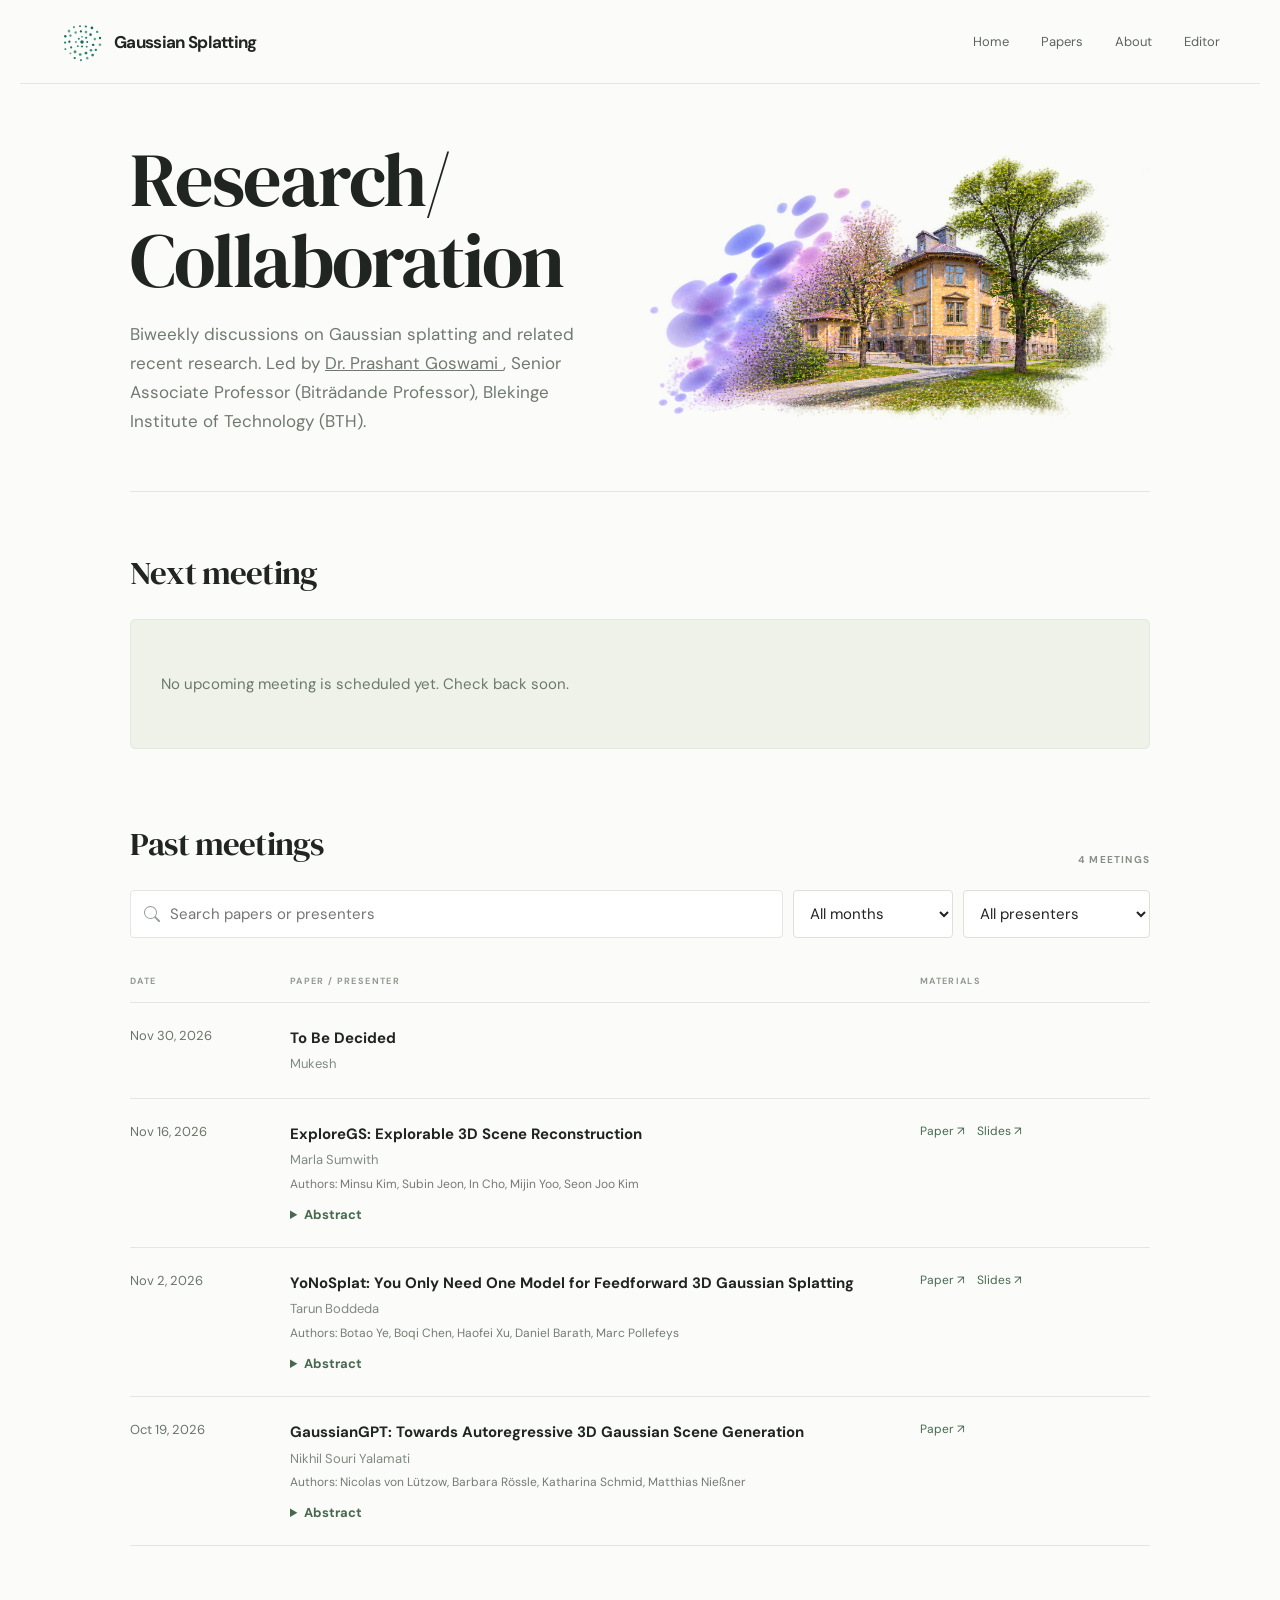
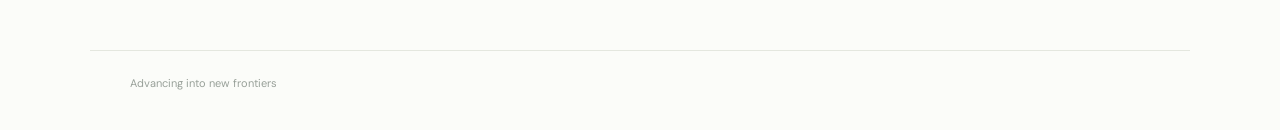
<file: index.html>
<!doctype html><html lang="en"><head><meta charset="utf-8"><meta name="viewport" content="width=device-width, initial-scale=1"><meta name="description" content="A research seminar on Gaussian splatting."><title>Gaussian Splatting Discussion Group</title><link rel="stylesheet" href="style.css"><script src="config.js" defer></script>
<script src="app.js" defer></script></head>

<body>
<header class="top">
  <a class="brand" href="./">
    <img src="assets/logo.svg" alt="Gaussian Splatting logo" class="site-logo">
    Gaussian Splatting
  </a>

  <nav>
    <a href="./">Home</a>
    <a href="./#meetings">Papers</a>
    <a href="about.html">About</a>
    <a href="editor.html">Editor</a>
  </nav>
</header>

<main>
  <section class="intro hero">
    <div class="hero-copy">
      <h1>Research/ Collaboration</h1>
      <p class="lead">
        Biweekly discussions on Gaussian splatting and related recent
        research. Led by
        <a href="https://prashantgos.github.io/index.html">
          Dr. Prashant Goswami
        </a>, Senior Associate Professor (Biträdande Professor),
        Blekinge Institute of Technology (BTH).
      </p>
    </div>

    <img
      class="hero-image"
      src="assets/hero.png"
      alt="Gaussian splatting illustration of a building and trees"
    >
  </section>
  <section class="upcoming"><div class="section-head"><div><h2>Next meeting</h2></div></div><div id="next" class="next" aria-live="polite">Loading meetings…</div></section><section id="meetings" class="archive">
  
  <div class="section-head">
<h2>Past meetings</h2><span id="count" class="count"></span></div><div class="filters"><label class="search"><span> <svg xmlns="http://w3.org" width="16" height="16" fill="currentColor" viewBox="0 0 16 16">
      <path d="M11.742 10.344a6.5 6.5 0 1 0-1.397 1.398h-.001c.03.04.062.078.098.115l3.85 3.85a1 1 0 0 0 1.415-1.414l-3.85-3.85a1.007 1.007 0 0 0-.115-.1zM12 6.5a5.5 5.5 0 1 1-11 0 5.5 5.5 0 0 1 11 0z"/>
    </svg></span><input id="search" type="search" placeholder="Search papers or presenters" aria-label="Search papers or presenters"></label><select id="month" aria-label="Filter by month"><option value="">All months</option></select><select id="presenter" aria-label="Filter by presenter"><option value="">All presenters</option></select></div><div class="tablehead"><span>DATE</span><span>PAPER / PRESENTER</span><span>MATERIALS</span></div><div id="list" aria-live="polite"></div></section></main><footer><span>Advancing into new frontiers</span></footer></body></html>
</file>
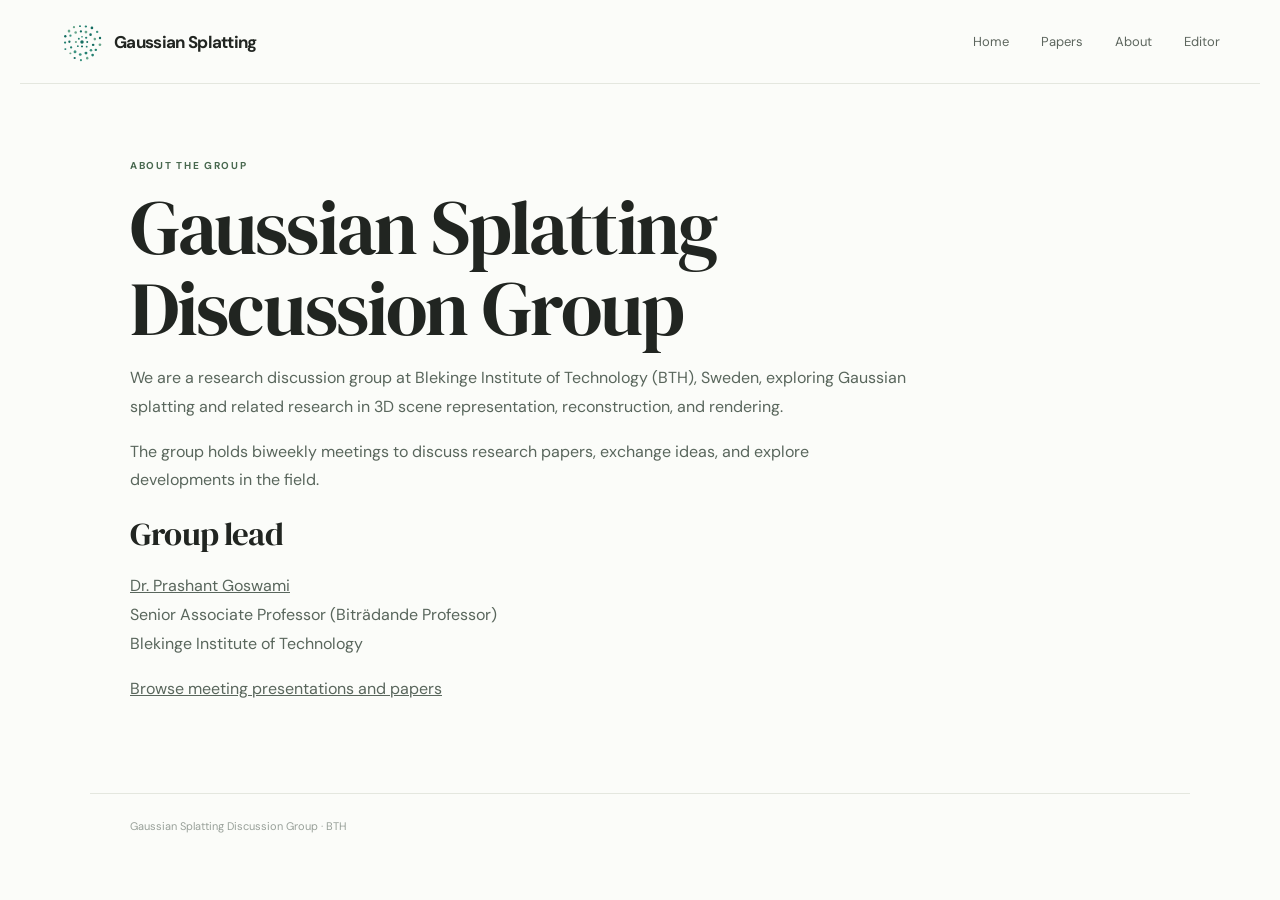
<file: about.html>
<!doctype html>
<html lang="en">
<head>
  <meta charset="utf-8">
  <meta name="viewport" content="width=device-width, initial-scale=1">
  <title>About · Gaussian Splatting Discussion Group</title>
  <link rel="stylesheet" href="style.css">
</head>

<body>
  <header class="top">
    <a class="brand" href="./">
      <img src="assets/logo.svg" alt="Group logo" class="site-logo">
      Gaussian Splatting
    </a>

    <nav>
      <a href="./">Home</a>
      <a href="./#meetings">Papers</a>
      <a href="about.html">About</a>
      <a href="editor.html">Editor</a>
    </nav>
  </header>

  <main>
    <section class="about-page">
      <p class="eyebrow">ABOUT THE GROUP</p>
      <h1>Gaussian Splatting Discussion Group</h1>

      <p>
        We are a research discussion group at Blekinge Institute
        of Technology (BTH), Sweden, exploring Gaussian splatting
        and related research in 3D scene representation,
        reconstruction, and rendering.
      </p>

      <p>
        The group holds biweekly meetings to discuss research papers,
        exchange ideas, and explore developments in the field.
      </p>

      <h2>Group lead</h2>
      <p>
        <a href="https://prashantgos.github.io/index.html">
          Dr. Prashant Goswami
        </a><br>
        Senior Associate Professor (Biträdande Professor)<br>
        Blekinge Institute of Technology
      </p>

      <p>
        <a href="./#meetings">Browse meeting presentations and papers</a>
      </p>
    </section>
  </main>

  <footer>
    <span>Gaussian Splatting Discussion Group · BTH</span>
  </footer>
</body>
</html>
</file>
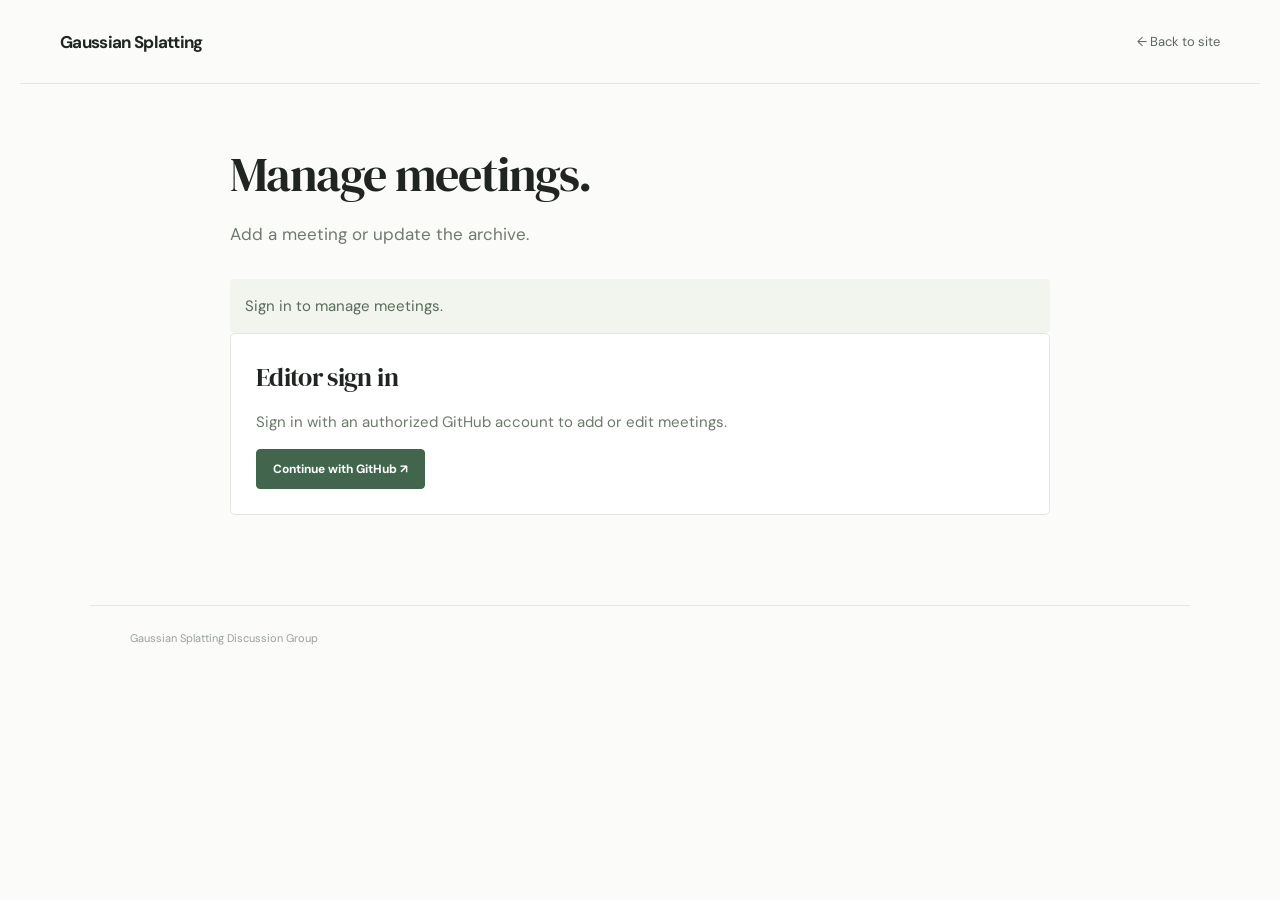
<file: editor.html>
<!doctype html><html lang="en"><head><meta charset="utf-8"><meta name="viewport" content="width=device-width, initial-scale=1"><title>Edit meetings · Gaussian Splatting</title><link rel="stylesheet" href="style.css"><script src="config.js" defer></script><script src="editor.js" defer></script></head><body><header class="top"><a class="brand" href="./">Gaussian Splatting</a><nav><a href="./">← Back to site</a></nav></header><main class="editor-main"><div class="editor-heading"><h1>Manage meetings.</h1><p class="lead">Add a meeting or update the archive.</p></div><div id="notice" class="notice" role="status"></div><section id="login" class="panel"><h2>Editor sign in</h2><p class="message">Sign in with an authorized GitHub account to add or edit meetings.</p><button id="signin" class="primary">Continue with GitHub ↗</button></section><div id="editor" class="hidden"><div class="panel"><div class="section-head"><div><p class="eyebrow">MEETING DETAILS</p><h2 id="form-title">Add a meeting</h2></div><button id="signout" class="link">Sign out</button></div><form id="form"><div class="form-grid"><label class="field full">Paper title <input name="title" required maxlength="200"></label><label class="field">Presenter <input name="presenter" required maxlength="120"></label><label class="field">Time zone <input name="timezone" list="zones" required placeholder="Europe/Stockholm"><datalist id="zones"></datalist><small>Use a time zone such as Europe/Stockholm.</small></label><label class="field">Starts <input name="start" type="datetime-local" required></label><label class="field">Ends <input name="end" type="datetime-local" required></label><label class="field full">Location or meeting link <input name="location" placeholder="Room or video call link"></label><label class="field full">Paper URL <input name="paper" type="url" placeholder="https://..."></label><label class="field full">Slides URL <input name="slides" type="url" placeholder="https://..."></label>


<label class="field full">
  Paper authors (optional)
  <input
    name="authors"
    maxlength="500"
    placeholder="Author 1, Author 2, Author 3"
  >
</label>

<label class="field full">
  Abstract (optional)
  <textarea
    name="abstract"
    rows="5"
    placeholder="Paste the paper abstract here..."
  ></textarea>
</label>




<label class="field full">Recording URL <input name="recording" type="url" placeholder="https://..."><small>File access is controlled where the recording is stored. Links saved here are public.</small></label><label class="field full">Transcript URL <input name="transcript" type="url" placeholder="https://..."></label></div><div class="form-actions"><button class="primary" type="submit">Save meeting</button><button id="calendar" class="button secondary" type="button">Create Google Calendar event ↗</button><button id="cancel" class="button secondary" type="button">Clear form</button><button id="delete" class="button secondary hidden" type="button">Delete meeting</button></div></form></div><section class="panel"><h2>All meetings</h2><div id="editor-list"></div></section></div></main><footer><span>Gaussian Splatting Discussion Group</span></footer></body></html>
</file>
<file: style.css>
@import url('https://fonts.googleapis.com/css2?family=DM+Sans:wght@400;500;600;700&family=DM+Serif+Display&display=swap');
:root{--ink:#212521;--muted:#747b73;--line:#e4e7df;--accent:#48684f;--cream:#f5f6f1}*{box-sizing:border-box}html{scroll-behavior:smooth}body{margin:0;background:#fbfcf9;color:var(--ink);font:15px 'DM Sans',Arial,sans-serif}a{color:inherit}button,input,select,textarea{font:inherit}.top{height:84px;max-width:1240px;margin:auto;padding:0 40px;display:flex;align-items:center;justify-content:space-between;border-bottom:1px solid var(--line)}.brand{text-decoration:none;font-weight:700;letter-spacing:-.04em;font-size:17px}.brand span{font-weight:400;color:var(--muted)}nav{display:flex;gap:32px}nav a{font-size:13px;text-decoration:none;color:#5d665e}nav a:hover,.material:hover{color:var(--accent)}main{max-width:1100px;margin:auto;padding:0 40px}.intro{padding:91px 0 83px;border-bottom:1px solid var(--line)}.eyebrow{font-size:10px;font-weight:700;letter-spacing:.17em;color:var(--accent);margin:0 0 15px}.eyebrow span{color:#aab2a6;margin:0 5px}h1,h2{font-family:'DM Serif Display',Georgia,serif;font-weight:400;letter-spacing:-.025em;margin:0}h1{font-size:clamp(48px,7vw,76px);line-height:1.06}.lead{font-size:17px;line-height:1.7;color:#707970;max-width:520px;margin:20px 0 0}.upcoming,.archive{padding:58px 0 14px}.section-head{display:flex;justify-content:space-between;align-items:end;margin-bottom:24px}h2{font-size:33px}.status,.count{font-size:10px;letter-spacing:.12em;color:#879087;font-weight:700}.status i{display:inline-block;width:6px;height:6px;background:#789c7a;border-radius:50%;margin-right:6px}.next{background:#eef2e9;border:1px solid #e2e9dd;border-radius:5px;padding:27px 30px;display:flex;gap:35px;align-items:center;min-height:130px}.next-date{min-width:140px;border-right:1px solid #d3dccf;padding-right:28px;font-family:Georgia,serif;font-size:22px}.next-date small{font:12px 'DM Sans',sans-serif;color:#677a69;display:block;margin-top:7px}.next-info{flex:1;line-height:1.7}.next-info strong{font-size:17px}.next-info p{margin:3px 0;color:#6c796c}.actions,.materials{display:flex;gap:12px;flex-wrap:wrap}.button,button.primary{background:#42664d;color:white;border:1px solid #42664d;border-radius:4px;padding:11px 16px;text-decoration:none;font-size:12px;font-weight:700;cursor:pointer}.button.secondary,button.secondary{background:white;color:#42664d;border:1px solid #d3dfd2}.filters{display:flex;gap:10px;margin-bottom:22px}.search{display:flex;align-items:center;gap:10px;background:white;border:1px solid var(--line);padding:0 13px;flex:1;border-radius:4px}.search span{font-size:23px;color:#98a199}.search input{border:0;outline:0;width:100%;padding:12px 0}.filters select,select,input,textarea{border:1px solid #dce1d9;background:#fff;border-radius:4px;color:var(--ink);padding:12px}.tablehead,.row{display:grid;grid-template-columns:140px minmax(0,1fr) 230px;gap:20px}.tablehead{font-size:9px;letter-spacing:.15em;color:#919a91;font-weight:700;padding:15px 0;border-bottom:1px solid var(--line)}.row{padding:24px 0;border-bottom:1px solid var(--line);align-items:start}.date{color:#69746a;font-size:13px}.paper{font-weight:700;line-height:1.5}.presenter,.description{color:#808980;font-size:13px;margin-top:5px;line-height:1.5}.material{font-size:12px;color:#48684f;text-decoration:none;white-space:nowrap}.empty{padding:35px 0;color:var(--muted);line-height:1.6}.message{color:#6c796c;line-height:1.6}footer{max-width:1100px;margin:90px auto 0;padding:25px 40px 40px;border-top:1px solid var(--line);color:#98a099;display:flex;justify-content:space-between;font-size:11px}.editor-main{max-width:900px}.editor-heading{padding:65px 0 30px}.editor-heading h1{font-size:48px}.panel{border:1px solid var(--line);background:#fff;border-radius:5px;padding:25px;margin-bottom:20px}.panel h2{font-size:26px;margin-bottom:12px}.form-grid{display:grid;grid-template-columns:1fr 1fr;gap:18px}.field{display:flex;flex-direction:column;gap:7px;font-size:12px;font-weight:700}.field.full{grid-column:1/-1}.field small{font-weight:400;color:#7c857c;line-height:1.5}.field textarea{min-height:90px;resize:vertical}.form-actions{display:flex;gap:10px;flex-wrap:wrap;margin-top:20px}.editor-list-item{display:flex;justify-content:space-between;gap:15px;border-top:1px solid var(--line);padding:15px 0}.editor-list-item button,button.link{background:none;border:0;color:var(--accent);cursor:pointer;font-weight:700}.notice{background:#f2f5ed;padding:15px;line-height:1.6;color:#596b5b;border-radius:4px}.error{color:#a43b32}.hidden{display:none!important}@media(max-width:700px){.top{height:68px;padding:0 20px}.brand{font-size:14px}.brand span{display:block;font-size:11px}nav{gap:16px}main{padding:0 20px}.intro{padding:60px 0}.lead{font-size:15px}.upcoming,.archive{padding-top:45px}.next{align-items:start;flex-direction:column;gap:15px;padding:22px}.next-date{border:0;padding:0}.filters{flex-wrap:wrap}.search{flex-basis:100%}.filters select{flex:1;min-width:0}.tablehead{display:none}.row{grid-template-columns:1fr;gap:8px;padding:20px 0}.form-grid{grid-template-columns:1fr}.field.full{grid-column:auto}footer{margin-top:60px;padding:25px 20px 35px;gap:15px}.editor-heading h1{font-size:39px}}

/* Logo */
.brand {
  display: inline-flex;
  align-items: center;
  gap: 12px;
}

.site-logo {
  width: 40px;
  height: 40px;
  object-fit: contain;
  flex-shrink: 0;
}

/* Homepage illustration */
.intro.hero {
  display: grid;
  grid-template-columns: 1fr 1fr;
  align-items: center;
  gap: 38px;
  padding: 65px 0;
}

.hero .lead {
  max-width: 530px;
}

.hero-image {
  display: block;
  width: 100%;
  height: auto;
  object-fit: contain;
}

/* Authors and expandable abstract */
.authors {
  color: var(--muted);
  font-size: 12px;
  line-height: 1.6;
  margin-top: 5px;
}

.abstract {
  margin-top: 12px;
  font-size: 13px;
}

.abstract summary {
  color: var(--accent);
  font-weight: 700;
  cursor: pointer;
}

.abstract p {
  color: #647063;
  line-height: 1.7;
  white-space: pre-wrap;
  margin: 10px 0 0;
}

/* About page */
.about-page {
  max-width: 780px;
  padding-top: 75px;
}

.about-page p:not(.eyebrow) {
  line-height: 1.8;
  font-size: 16px;
  color: #59665c;
}

@media (max-width: 700px) {
  .intro.hero {
    grid-template-columns: 1fr;
    gap: 25px;
    padding: 40px 0;
  }

  .site-logo {
    width: 32px;
    height: 32px;
  }
}


/* Improved homepage layout */
.intro.hero {
  display: grid;
  grid-template-columns: minmax(0, 1fr) minmax(0, 1.15fr);
  gap: 30px;
  align-items: center;
  padding: 55px 0;
}

.hero-copy {
  min-width: 0;
}

.hero-image {
  display: block;
  width: 100%;
  max-width: 600px;
  height: auto;
  max-height: 440px;
  object-fit: contain;
  justify-self: end;
  background: transparent;
}

/* Sharper logo with consistent sizing */
.brand {
  display: inline-flex;
  align-items: center;
  gap: 10px;
  white-space: nowrap;
}

.site-logo {
  display: block;
  width: 44px;
  height: 44px;
  flex-shrink: 0;
  object-fit: contain;
}

/* Mobile layout */
@media (max-width: 700px) {
  .top {
    height: auto;
    min-height: 68px;
    padding: 12px 20px;
    flex-wrap: wrap;
    gap: 12px;
  }

  .top nav {
    gap: 14px;
    flex-wrap: wrap;
  }

  .intro.hero {
    grid-template-columns: 1fr;
    gap: 20px;
    padding: 35px 0;
  }

  .hero-image {
    width: 100%;
    max-width: 460px;
    max-height: 340px;
    justify-self: center;
  }

  .site-logo {
    width: 36px;
    height: 36px;
  }
}
</file>
